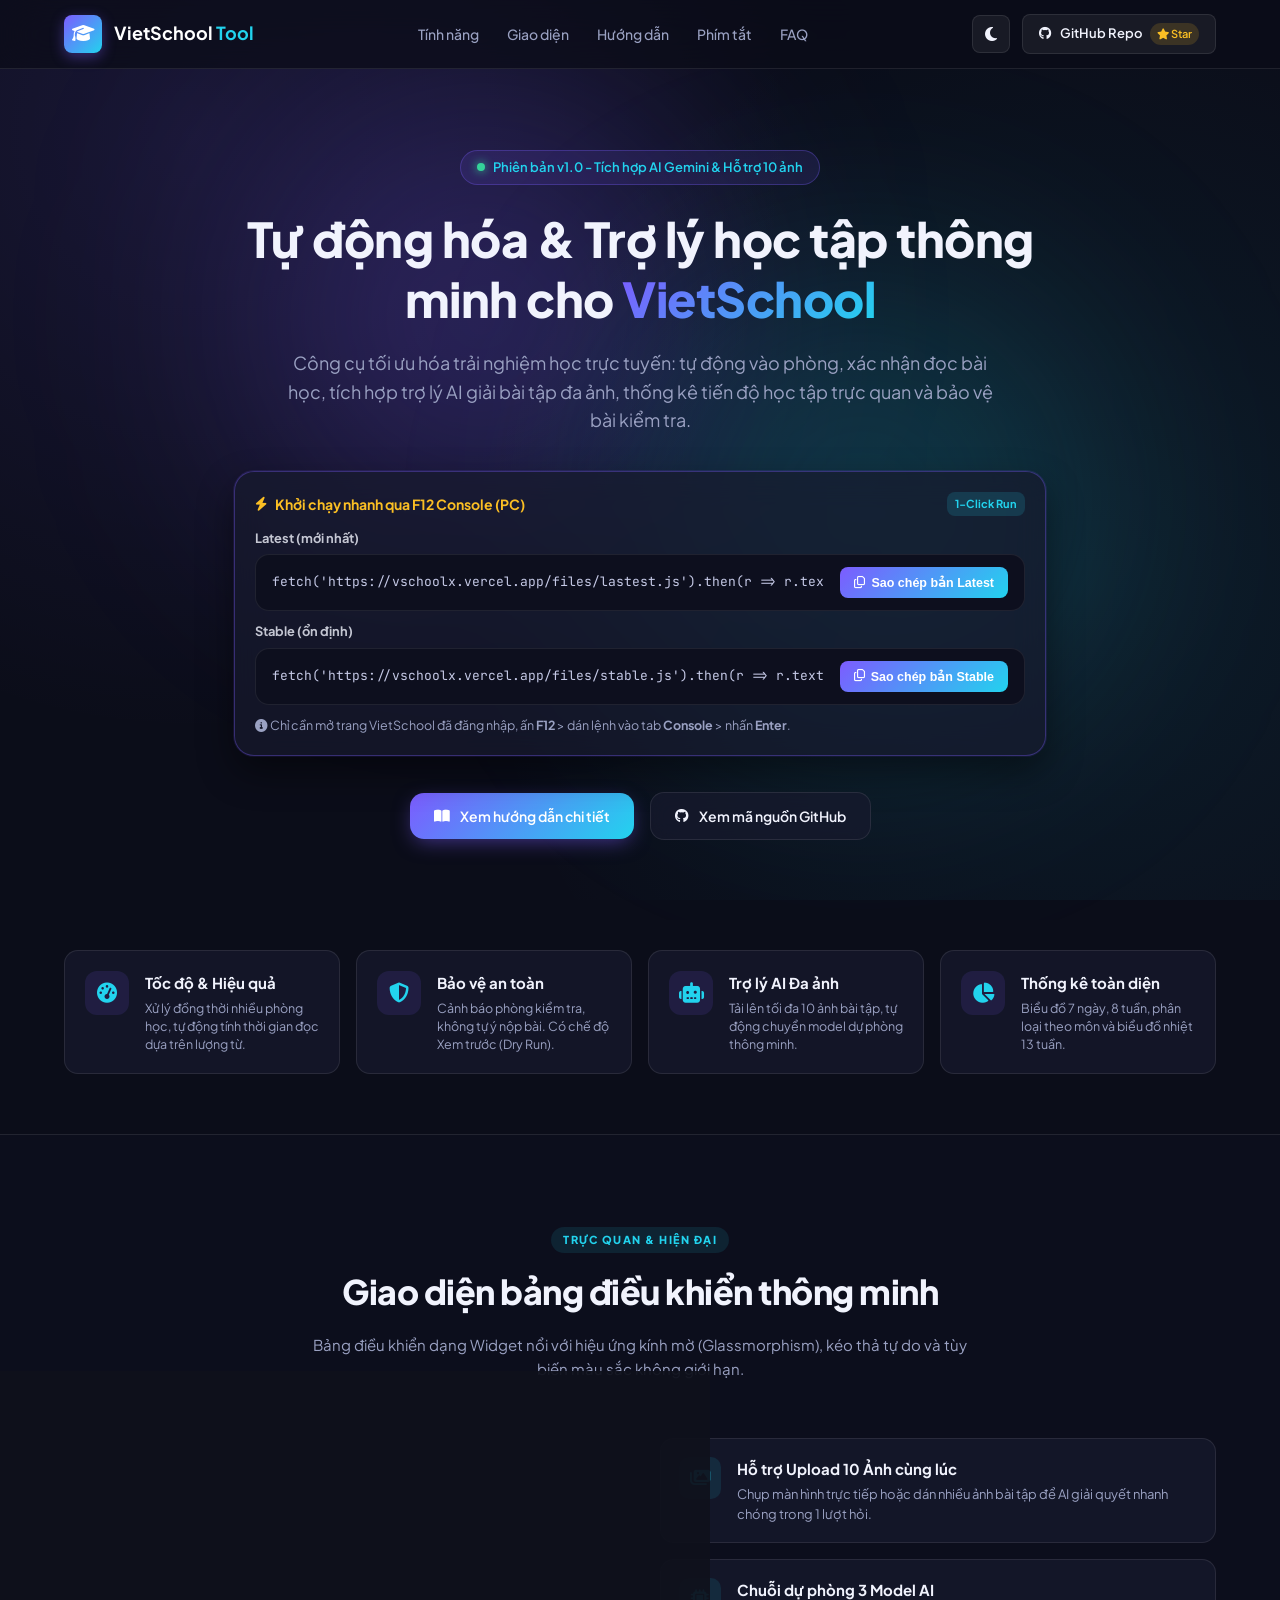
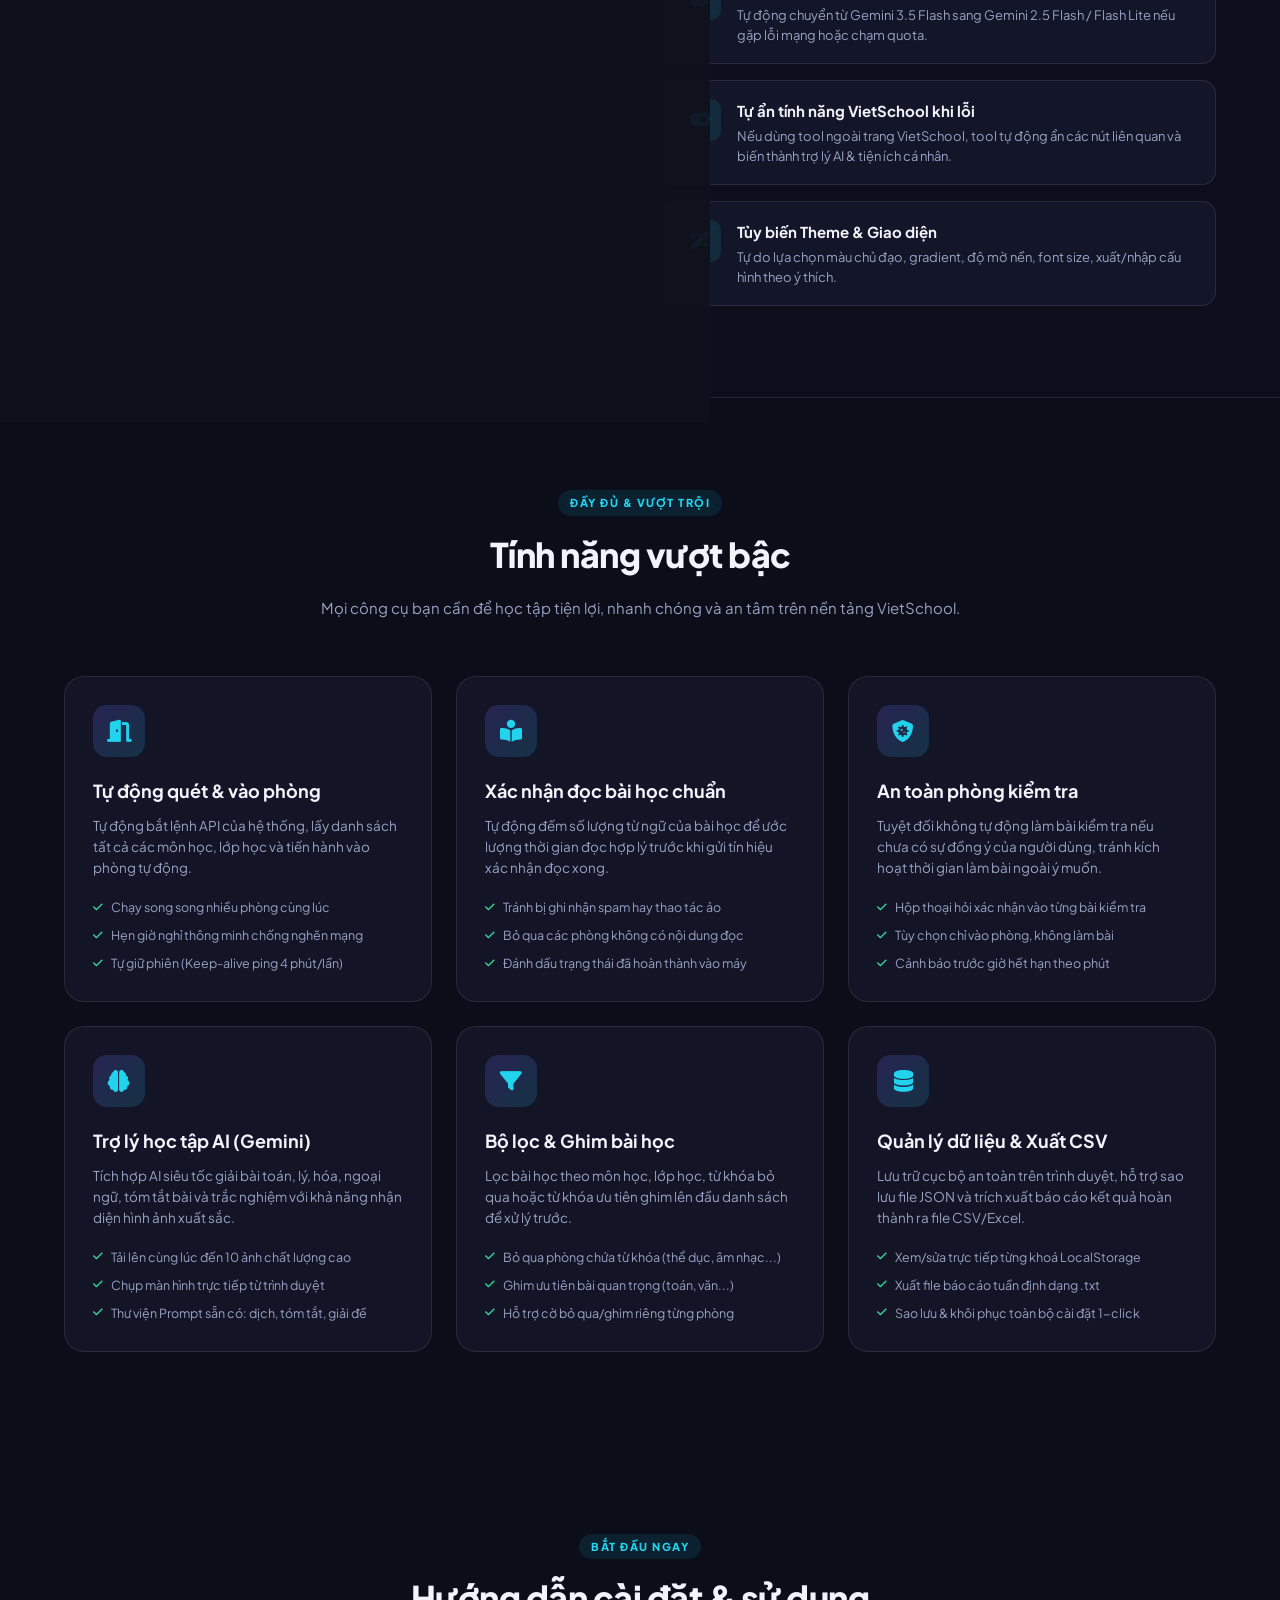
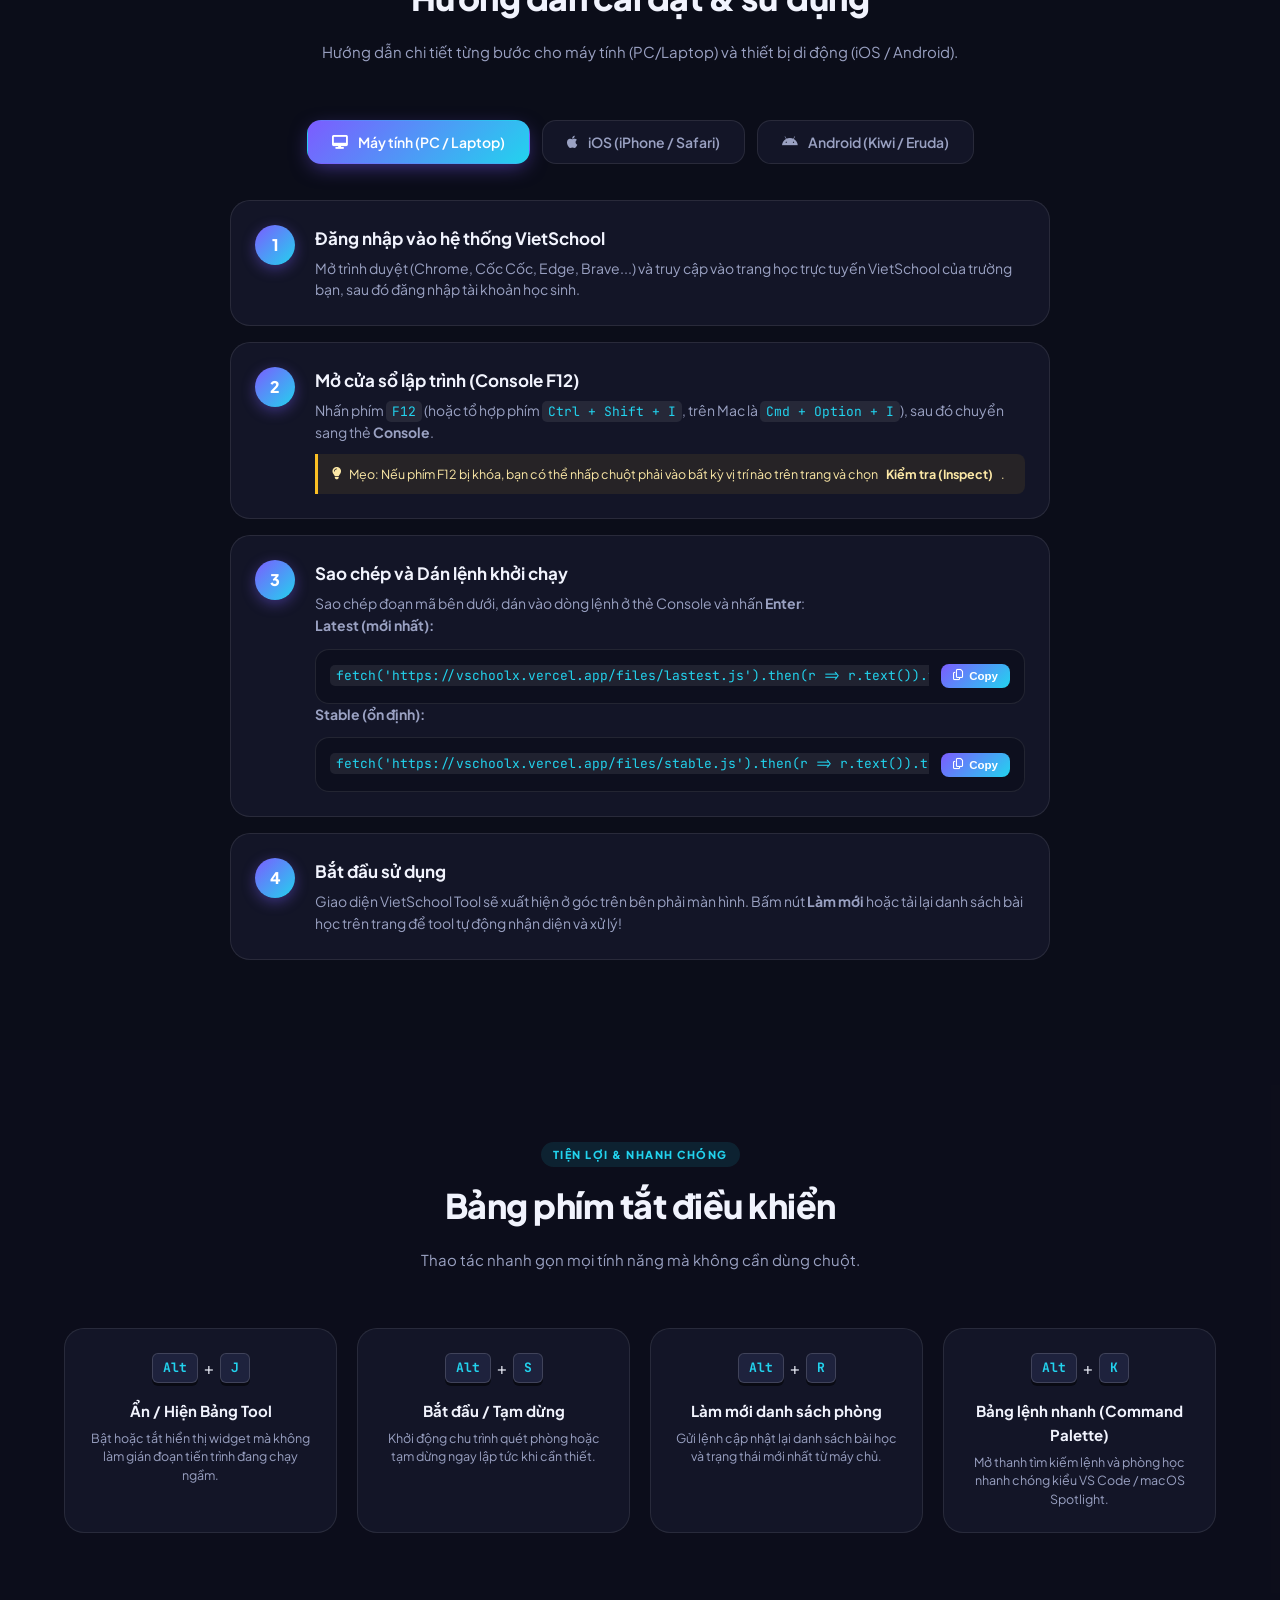
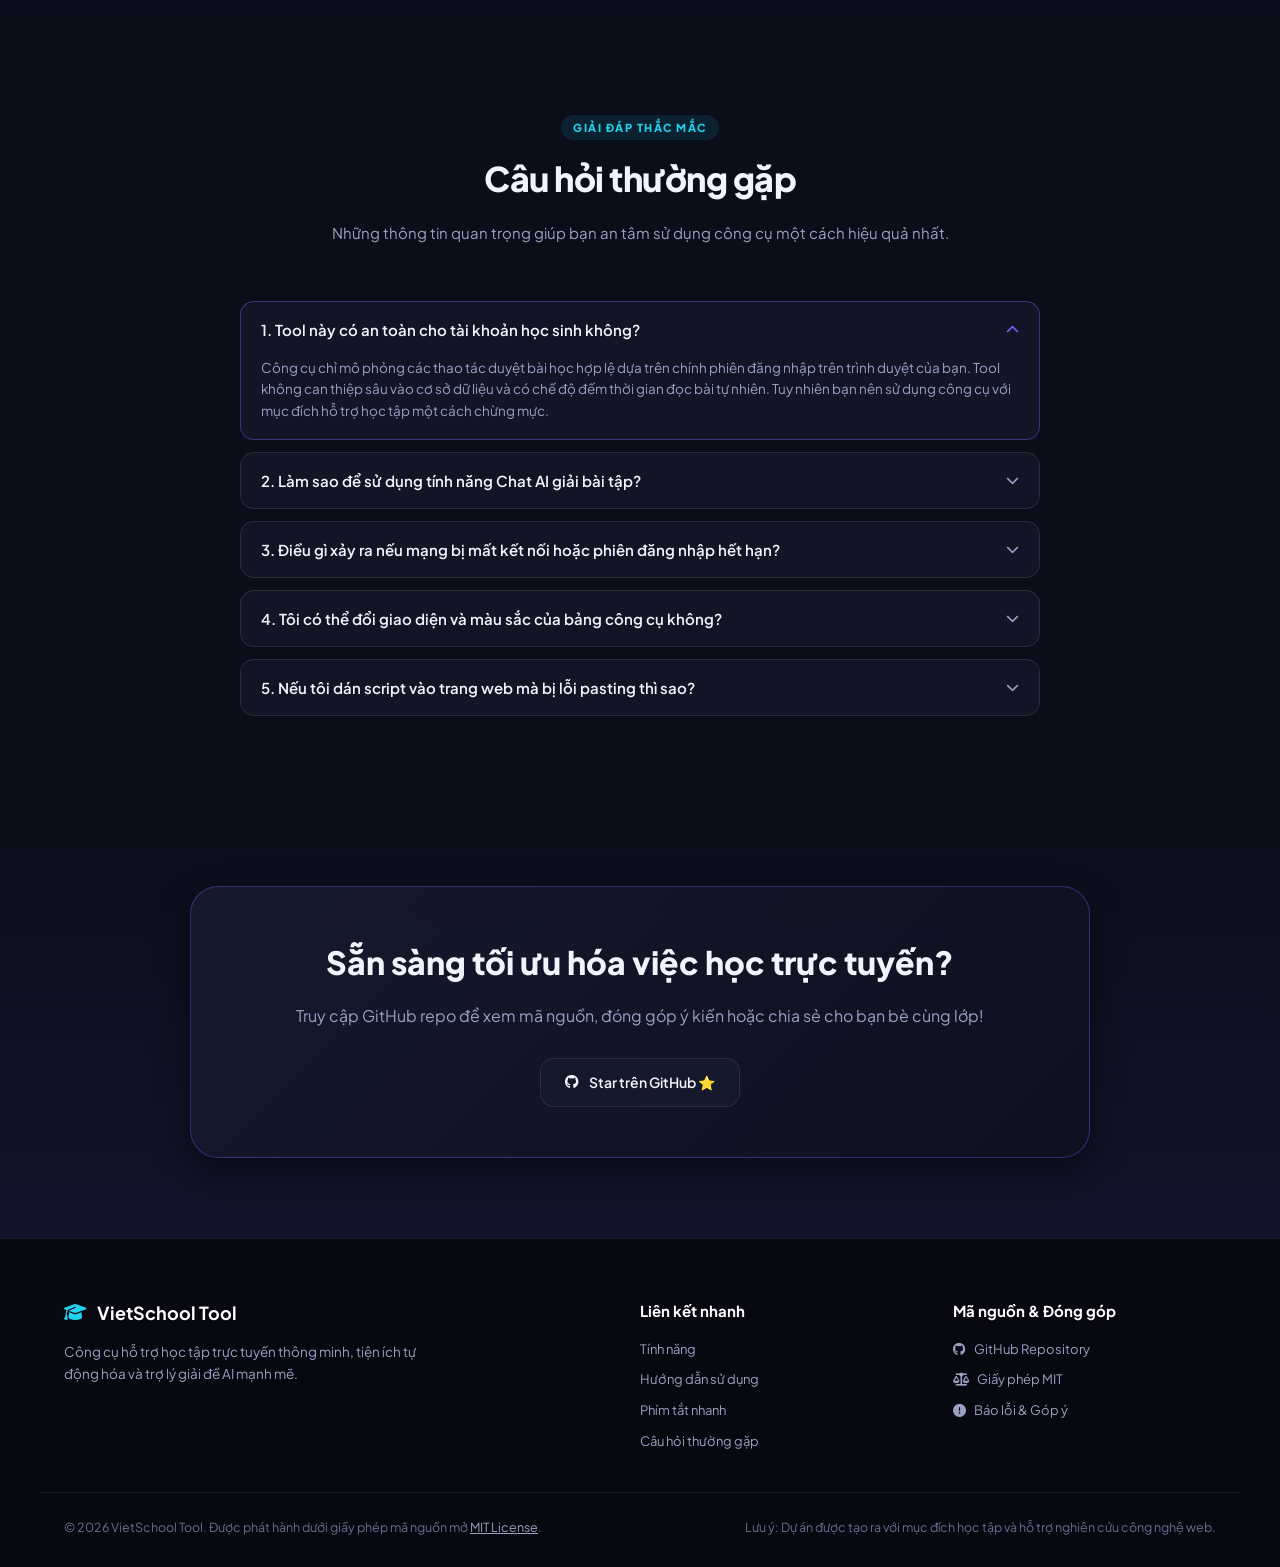
<file: index.html>
<!DOCTYPE html>
<html lang="vi">
<head>
  <meta charset="UTF-8">
  <meta name="viewport" content="width=device-width, initial-scale=1.0">
  <title>VietSchool Tool - Trợ lý học tập & Tự động hóa VietSchool</title>
  <link rel="icon" type="image/svg+xml" href="data:image/svg+xml,%3Csvg xmlns='http://www.w3.org/2000/svg' viewBox='0 0 64 64'%3E%3Cdefs%3E%3ClinearGradient id='g' x1='0' y1='0' x2='1' y2='1'%3E%3Cstop offset='0' stop-color='%237c5cff'/%3E%3Cstop offset='1' stop-color='%2322d3ee'/%3E%3C/linearGradient%3E%3C/defs%3E%3Crect width='64' height='64' rx='14' fill='url(%23g)'/%3E%3Ctext x='32' y='45' font-size='36' text-anchor='middle'%3E%F0%9F%8E%93%3C/text%3E%3C/svg%3E">
  <link rel="apple-touch-icon" href="data:image/svg+xml,%3Csvg xmlns='http://www.w3.org/2000/svg' viewBox='0 0 64 64'%3E%3Crect width='64' height='64' fill='%237c5cff'/%3E%3Ctext x='32' y='45' font-size='36' text-anchor='middle'%3E%F0%9F%8E%93%3C/text%3E%3C/svg%3E">
  <meta name="description" content="Trang giới thiệu và hướng dẫn sử dụng VietSchool Tool - Tiện ích tự động hóa học tập, trợ lý AI giải bài đa năng và thống kê học tập cho VietSchool.">
  <link rel="preconnect" href="https://fonts.googleapis.com">
  <link rel="preconnect" href="https://fonts.gstatic.com" crossorigin>
  <link href="https://fonts.googleapis.com/css2?family=Plus+Jakarta+Sans:wght@400;500;600;700;800&family=JetBrains+Mono:wght@400;500;600&display=swap" rel="stylesheet">
  <link rel="stylesheet" href="https://cdnjs.cloudflare.com/ajax/libs/font-awesome/6.5.2/css/all.min.css">
  <link rel="stylesheet" href="style.css">
  <style>.ql-label{font-size:.8rem;font-weight:700;opacity:.8;margin:10px 0 6px;text-align:left}</style>
</head>
<body>

  <!-- Navigation -->
  <nav class="navbar">
    <div class="nav-container">
      <a href="#" class="nav-logo">
        <div class="logo-icon"><i class="fa-solid fa-graduation-cap"></i></div>
        <span class="logo-text">VietSchool <span>Tool</span></span>
      </a>
      <ul class="nav-links">
        <li><a href="#features">Tính năng</a></li>
        <li><a href="#demo">Giao diện</a></li>
        <li><a href="#guide">Hướng dẫn</a></li>
        <li><a href="#shortcuts">Phím tắt</a></li>
        <li><a href="#faq">FAQ</a></li>
      </ul>
      <div class="nav-actions">
        <button class="theme-toggle" id="themeToggle" title="Chuyển giao diện Sáng / Tối" aria-label="Theme toggle">
          <i class="fa-solid fa-moon"></i>
        </button>
        <a href="https://github.com/TanhIsMe/VSchoolX" target="_blank" rel="noopener noreferrer" class="btn-github">
          <i class="fa-brands fa-github"></i>
          <span>GitHub Repo</span>
          <span class="star-badge"><i class="fa-solid fa-star"></i> Star</span>
        </a>
      </div>
      <button class="nav-toggle" id="navToggle" aria-label="Menu">
        <i class="fa-solid fa-bars"></i>
      </button>
    </div>
  </nav>

  <!-- Hero Section -->
  <header class="hero">
    <div class="glow-orb orb-1"></div>
    <div class="glow-orb orb-2"></div>
    <div class="container hero-content">
      <div class="hero-badge">
        <span class="pulse-dot"></span>
        <span>Phiên bản v1.0 - Tích hợp AI Gemini & Hỗ trợ 10 ảnh</span>
      </div>
      <h1 class="hero-title">
        Tự động hóa & Trợ lý học tập thông minh cho <span class="gradient-text">VietSchool</span>
      </h1>
      <p class="hero-desc">
        Công cụ tối ưu hóa trải nghiệm học trực tuyến: tự động vào phòng, xác nhận đọc bài học, tích hợp trợ lý AI giải bài tập đa ảnh, thống kê tiến độ học tập trực quan và bảo vệ bài kiểm tra.
      </p>

      <!-- Quick Launch Box -->
      <div class="quick-launch-card">
        <div class="ql-header">
          <div class="ql-title">
            <i class="fa-solid fa-bolt"></i>
            <span>Khởi chạy nhanh qua F12 Console (PC)</span>
          </div>
          <span class="ql-tag">1-Click Run</span>
        </div>
        <div class="ql-label">Latest (mới nhất)</div>
        <div class="code-box">
          <code>fetch('https://vschoolx.vercel.app/files/lastest.js').then(r => r.text()).then(eval);</code>
          <button class="copy-btn" id="copyHeroBtn" data-code="fetch('https://vschoolx.vercel.app/files/lastest.js').then(r => r.text()).then(eval);">
            <i class="fa-regular fa-copy"></i>
            <span>Sao chép bản Latest</span>
          </button>
        </div>
        <div class="ql-label">Stable (ổn định)</div>
        <div class="code-box">
          <code>fetch('https://vschoolx.vercel.app/files/stable.js').then(r => r.text()).then(eval);</code>
          <button class="copy-btn" id="copyHeroStableBtn" data-code="fetch('https://vschoolx.vercel.app/files/stable.js').then(r => r.text()).then(eval);">
            <i class="fa-regular fa-copy"></i>
            <span>Sao chép bản Stable</span>
          </button>
        </div>
        <div class="ql-note">
          <i class="fa-solid fa-circle-info"></i> Chỉ cần mở trang VietSchool đã đăng nhập, ấn <strong>F12</strong> &gt; dán lệnh vào tab <strong>Console</strong> &gt; nhấn <strong>Enter</strong>.
        </div>
      </div>

      <div class="hero-btns">
        <a href="#guide" class="btn btn-primary">
          <i class="fa-solid fa-book-open"></i> Xem hướng dẫn chi tiết
        </a>
        <a href="https://github.com/TanhIsMe/VSchoolX" target="_blank" rel="noopener noreferrer" class="btn btn-secondary">
          <i class="fa-brands fa-github"></i> Xem mã nguồn GitHub
        </a>
      </div>
    </div>
  </header>

  <!-- Highlights Stats -->
  <section class="highlights">
    <div class="container highlights-grid">
      <div class="highlight-item">
        <div class="h-icon"><i class="fa-solid fa-gauge-high"></i></div>
        <div class="h-text">
          <h3>Tốc độ & Hiệu quả</h3>
          <p>Xử lý đồng thời nhiều phòng học, tự động tính thời gian đọc dựa trên lượng từ.</p>
        </div>
      </div>
      <div class="highlight-item">
        <div class="h-icon"><i class="fa-solid fa-shield-halved"></i></div>
        <div class="h-text">
          <h3>Bảo vệ an toàn</h3>
          <p>Cảnh báo phòng kiểm tra, không tự ý nộp bài. Có chế độ Xem trước (Dry Run).</p>
        </div>
      </div>
      <div class="highlight-item">
        <div class="h-icon"><i class="fa-solid fa-robot"></i></div>
        <div class="h-text">
          <h3>Trợ lý AI Đa ảnh</h3>
          <p>Tải lên tối đa 10 ảnh bài tập, tự động chuyển model dự phòng thông minh.</p>
        </div>
      </div>
      <div class="highlight-item">
        <div class="h-icon"><i class="fa-solid fa-chart-pie"></i></div>
        <div class="h-text">
          <h3>Thống kê toàn diện</h3>
          <p>Biểu đồ 7 ngày, 8 tuần, phân loại theo môn và biểu đồ nhiệt 13 tuần.</p>
        </div>
      </div>
    </div>
  </section>

  <!-- Interactive Mockup Demo Section -->
  <section class="section demo-section" id="demo">
    <div class="container">
      <div class="section-header">
        <span class="sub-badge">Trực quan & Hiện đại</span>
        <h2>Giao diện bảng điều khiển thông minh</h2>
        <p>Bảng điều khiển dạng Widget nổi với hiệu ứng kính mờ (Glassmorphism), kéo thả tự do và tùy biến màu sắc không giới hạn.</p>
      </div>

      <div class="demo-wrapper">
        <!-- Floating Tool Widget Mockup -->
        <div class="mockup-widget">
          <div class="mw-head">
            <div class="mw-logo"><i class="fa-solid fa-graduation-cap"></i></div>
            <div class="mw-title">
              <b>VietSchool Tool</b>
              <span><i class="status-dot dot-run"></i> Đang chạy • Tự động quét phòng</span>
            </div>
            <div class="mw-actions">
              <span class="mw-ib"><i class="fa-solid fa-magnifying-glass"></i></span>
              <span class="mw-ib"><i class="fa-solid fa-expand"></i></span>
              <span class="mw-ib"><i class="fa-solid fa-minus"></i></span>
              <span class="mw-ib"><i class="fa-solid fa-xmark"></i></span>
            </div>
          </div>

          <div class="mw-body">
            <!-- 4 stat boxes -->
            <div class="mw-stats">
              <div class="mw-stat t"><b>18</b><span>Tổng</span></div>
              <div class="mw-stat p"><b>3</b><span>Chờ</span></div>
              <div class="mw-stat o"><b>15</b><span>Xong</span></div>
              <div class="mw-stat e"><b>0</b><span>Lỗi</span></div>
            </div>

            <!-- Progress bar -->
            <div class="mw-bar"><div class="mw-bar-fill" style="width: 83%;"></div></div>

            <!-- Action buttons -->
            <div class="mw-btns">
              <button class="mw-btn main"><i class="fa-solid fa-pause"></i> Dừng</button>
              <button class="mw-btn sec ic" title="Làm mới"><i class="fa-solid fa-arrows-rotate"></i></button>
              <button class="mw-btn sec ic" title="Thử lại lỗi"><i class="fa-solid fa-wrench"></i></button>
              <button class="mw-btn sec ic" title="Báo cáo"><i class="fa-solid fa-clipboard-list"></i></button>
              <button class="mw-btn sec ic" title="Xuất CSV"><i class="fa-solid fa-file-csv"></i></button>
            </div>

            <!-- Main view with tabs -->
            <div class="mw-main">
              <div class="mw-tabs">
                <div class="mw-tab"><i class="fa-solid fa-terminal"></i><span>Nhật ký</span></div>
                <div class="mw-tab"><i class="fa-solid fa-school"></i><span>Phòng</span></div>
                <div class="mw-tab"><i class="fa-solid fa-chart-column"></i><span>Thống kê</span></div>
                <div class="mw-tab on"><i class="fa-solid fa-toolbox"></i><span>Công cụ (AI)</span></div>
                <div class="mw-tab"><i class="fa-solid fa-palette"></i><span>Màu</span></div>
                <div class="mw-tab"><i class="fa-solid fa-database"></i><span>Dữ liệu</span></div>
                <div class="mw-tab"><i class="fa-solid fa-gear"></i><span>Cài đặt</span></div>
              </div>

              <!-- AI Chat Preview -->
              <div class="mw-pane">
                <div class="mw-chat-preview">
                  <div class="msg-bubble user">
                    <div class="img-group">
                      <span class="preview-thumb"><i class="fa-solid fa-image"></i> Ảnh 1</span>
                      <span class="preview-thumb"><i class="fa-solid fa-image"></i> Ảnh 2</span>
                      <span class="img-count-tag">+2 ảnh</span>
                    </div>
                    <span>Hãy giải chi tiết từng bước 2 bài toán trong các ảnh này và cho biết đáp án cuối cùng.</span>
                  </div>
                  <div class="msg-bubble ai">
                    <b><i class="fa-solid fa-robot"></i> Gemini 2.5 Flash:</b>
                    <p><strong>Bài 1:</strong> Ta áp dụng định lý Pytago trong tam giác vuông ABC...</p>
                    <p class="res-highlight">👉 <strong>Đáp án:</strong> x = 12 cm, y = 5 cm.</p>
                    <span class="tag-model">gemini-2.5-flash • 1.2s • Tối ưu prompt: Bật</span>
                  </div>
                  <div class="chat-input-bar">
                    <input type="text" placeholder="Hỏi AI... (hỗ trợ kéo thả tối đa 10 ảnh, dán ảnh Ctrl+V)" disabled>
                    <button class="btn-send-demo"><i class="fa-solid fa-paper-plane"></i> Gửi</button>
                  </div>
                </div>
              </div>
            </div>
          </div>
        </div>

        <!-- Highlights list next to demo -->
        <div class="demo-features-side">
          <div class="df-card">
            <div class="df-icon"><i class="fa-solid fa-images"></i></div>
            <div class="df-info">
              <h4>Hỗ trợ Upload 10 Ảnh cùng lúc</h4>
              <p>Chụp màn hình trực tiếp hoặc dán nhiều ảnh bài tập để AI giải quyết nhanh chóng trong 1 lượt hỏi.</p>
            </div>
          </div>
          <div class="df-card">
            <div class="df-icon"><i class="fa-solid fa-microchip"></i></div>
            <div class="df-info">
              <h4>Chuỗi dự phòng 3 Model AI</h4>
              <p>Tự động chuyển từ Gemini 3.5 Flash sang Gemini 2.5 Flash / Flash Lite nếu gặp lỗi mạng hoặc chạm quota.</p>
            </div>
          </div>
          <div class="df-card">
            <div class="df-icon"><i class="fa-solid fa-toggle-on"></i></div>
            <div class="df-info">
              <h4>Tự ẩn tính năng VietSchool khi lỗi</h4>
              <p>Nếu dùng tool ngoài trang VietSchool, tool tự động ẩn các nút liên quan và biến thành trợ lý AI & tiện ích cá nhân.</p>
            </div>
          </div>
          <div class="df-card">
            <div class="df-icon"><i class="fa-solid fa-wand-magic-sparkles"></i></div>
            <div class="df-info">
              <h4>Tùy biến Theme & Giao diện</h4>
              <p>Tự do lựa chọn màu chủ đạo, gradient, độ mờ nền, font size, xuất/nhập cấu hình theo ý thích.</p>
            </div>
          </div>
        </div>
      </div>
    </div>
  </section>

  <!-- Core Features Details -->
  <section class="section" id="features">
    <div class="container">
      <div class="section-header">
        <span class="sub-badge">Đầy đủ & Vượt trội</span>
        <h2>Tính năng vượt bậc</h2>
        <p>Mọi công cụ bạn cần để học tập tiện lợi, nhanh chóng và an tâm trên nền tảng VietSchool.</p>
      </div>

      <div class="features-grid">
        <div class="f-box">
          <div class="f-icon"><i class="fa-solid fa-door-open"></i></div>
          <h3>Tự động quét & vào phòng</h3>
          <p>Tự động bắt lệnh API của hệ thống, lấy danh sách tất cả các môn học, lớp học và tiến hành vào phòng tự động.</p>
          <ul class="f-list">
            <li><i class="fa-solid fa-check"></i> Chạy song song nhiều phòng cùng lúc</li>
            <li><i class="fa-solid fa-check"></i> Hẹn giờ nghỉ thông minh chống nghẽn mạng</li>
            <li><i class="fa-solid fa-check"></i> Tự giữ phiên (Keep-alive ping 4 phút/lần)</li>
          </ul>
        </div>

        <div class="f-box">
          <div class="f-icon"><i class="fa-solid fa-book-reader"></i></div>
          <h3>Xác nhận đọc bài học chuẩn</h3>
          <p>Tự động đếm số lượng từ ngữ của bài học để ước lượng thời gian đọc hợp lý trước khi gửi tín hiệu xác nhận đọc xong.</p>
          <ul class="f-list">
            <li><i class="fa-solid fa-check"></i> Tránh bị ghi nhận spam hay thao tác ảo</li>
            <li><i class="fa-solid fa-check"></i> Bỏ qua các phòng không có nội dung đọc</li>
            <li><i class="fa-solid fa-check"></i> Đánh dấu trạng thái đã hoàn thành vào máy</li>
          </ul>
        </div>

        <div class="f-box">
          <div class="f-icon"><i class="fa-solid fa-shield-virus"></i></div>
          <h3>An toàn phòng kiểm tra</h3>
          <p>Tuyệt đối không tự động làm bài kiểm tra nếu chưa có sự đồng ý của người dùng, tránh kích hoạt thời gian làm bài ngoài ý muốn.</p>
          <ul class="f-list">
            <li><i class="fa-solid fa-check"></i> Hộp thoại hỏi xác nhận vào từng bài kiểm tra</li>
            <li><i class="fa-solid fa-check"></i> Tùy chọn chỉ vào phòng, không làm bài</li>
            <li><i class="fa-solid fa-check"></i> Cảnh báo trước giờ hết hạn theo phút</li>
          </ul>
        </div>

        <div class="f-box">
          <div class="f-icon"><i class="fa-solid fa-brain"></i></div>
          <h3>Trợ lý học tập AI (Gemini)</h3>
          <p>Tích hợp AI siêu tốc giải bài toán, lý, hóa, ngoại ngữ, tóm tắt bài và trắc nghiệm với khả năng nhận diện hình ảnh xuất sắc.</p>
          <ul class="f-list">
            <li><i class="fa-solid fa-check"></i> Tải lên cùng lúc đến 10 ảnh chất lượng cao</li>
            <li><i class="fa-solid fa-check"></i> Chụp màn hình trực tiếp từ trình duyệt</li>
            <li><i class="fa-solid fa-check"></i> Thư viện Prompt sẵn có: dịch, tóm tắt, giải đề</li>
          </ul>
        </div>

        <div class="f-box">
          <div class="f-icon"><i class="fa-solid fa-filter"></i></div>
          <h3>Bộ lọc & Ghim bài học</h3>
          <p>Lọc bài học theo môn học, lớp học, từ khóa bỏ qua hoặc từ khóa ưu tiên ghim lên đầu danh sách để xử lý trước.</p>
          <ul class="f-list">
            <li><i class="fa-solid fa-check"></i> Bỏ qua phòng chứa từ khóa (thể dục, âm nhạc...)</li>
            <li><i class="fa-solid fa-check"></i> Ghim ưu tiên bài quan trọng (toán, văn...)</li>
            <li><i class="fa-solid fa-check"></i> Hỗ trợ cờ bỏ qua/ghim riêng từng phòng</li>
          </ul>
        </div>

        <div class="f-box">
          <div class="f-icon"><i class="fa-solid fa-database"></i></div>
          <h3>Quản lý dữ liệu & Xuất CSV</h3>
          <p>Lưu trữ cục bộ an toàn trên trình duyệt, hỗ trợ sao lưu file JSON và trích xuất báo cáo kết quả hoàn thành ra file CSV/Excel.</p>
          <ul class="f-list">
            <li><i class="fa-solid fa-check"></i> Xem/sửa trực tiếp từng khoá LocalStorage</li>
            <li><i class="fa-solid fa-check"></i> Xuất file báo cáo tuần định dạng .txt</li>
            <li><i class="fa-solid fa-check"></i> Sao lưu & khôi phục toàn bộ cài đặt 1-click</li>
          </ul>
        </div>
      </div>
    </div>
  </section>

  <!-- Step-by-Step Guide Section -->
  <section class="section guide-section" id="guide">
    <div class="container">
      <div class="section-header">
        <span class="sub-badge">Bắt đầu ngay</span>
        <h2>Hướng dẫn cài đặt & sử dụng</h2>
        <p>Hướng dẫn chi tiết từng bước cho máy tính (PC/Laptop) và thiết bị di động (iOS / Android).</p>
      </div>

      <!-- Guide Tabs -->
      <div class="guide-tabs">
        <button class="g-tab on" data-target="tab-pc">
          <i class="fa-solid fa-desktop"></i>
          <span>Máy tính (PC / Laptop)</span>
        </button>
        <button class="g-tab" data-target="tab-ios">
          <i class="fa-brands fa-apple"></i>
          <span>iOS (iPhone / Safari)</span>
        </button>
        <button class="g-tab" data-target="tab-android">
          <i class="fa-brands fa-android"></i>
          <span>Android (Kiwi / Eruda)</span>
        </button>
      </div>

      <!-- Tab Content: PC -->
      <div class="guide-content on" id="tab-pc">
        <div class="steps-list">
          <div class="step-card">
            <div class="step-num">1</div>
            <div class="step-body">
              <h3>Đăng nhập vào hệ thống VietSchool</h3>
              <p>Mở trình duyệt (Chrome, Cốc Cốc, Edge, Brave...) và truy cập vào trang học trực tuyến VietSchool của trường bạn, sau đó đăng nhập tài khoản học sinh.</p>
            </div>
          </div>

          <div class="step-card">
            <div class="step-num">2</div>
            <div class="step-body">
              <h3>Mở cửa sổ lập trình (Console F12)</h3>
              <p>Nhấn phím <code>F12</code> (hoặc tổ hợp phím <code>Ctrl + Shift + I</code>, trên Mac là <code>Cmd + Option + I</code>), sau đó chuyển sang thẻ <strong>Console</strong>.</p>
              <div class="tip-box">
                <i class="fa-solid fa-lightbulb"></i> Mẹo: Nếu phím F12 bị khóa, bạn có thể nhấp chuột phải vào bất kỳ vị trí nào trên trang và chọn <strong>Kiểm tra (Inspect)</strong>.
              </div>
            </div>
          </div>

          <div class="step-card">
            <div class="step-num">3</div>
            <div class="step-body">
              <h3>Sao chép và Dán lệnh khởi chạy</h3>
              <p>Sao chép đoạn mã bên dưới, dán vào dòng lệnh ở thẻ Console và nhấn <strong>Enter</strong>:</p>
              <p><strong>Latest (mới nhất):</strong></p>
              <div class="code-snippet">
                <pre><code>fetch('https://vschoolx.vercel.app/files/lastest.js').then(r => r.text()).then(eval);</code></pre>
                <button class="copy-btn mini" data-code="fetch('https://vschoolx.vercel.app/files/lastest.js').then(r => r.text()).then(eval);">
                  <i class="fa-regular fa-copy"></i> Copy
                </button>
              </div>
              <p><strong>Stable (ổn định):</strong></p>
              <div class="code-snippet">
                <pre><code>fetch('https://vschoolx.vercel.app/files/stable.js').then(r => r.text()).then(eval);</code></pre>
                <button class="copy-btn mini" data-code="fetch('https://vschoolx.vercel.app/files/stable.js').then(r => r.text()).then(eval);">
                  <i class="fa-regular fa-copy"></i> Copy
                </button>
              </div>
            </div>
          </div>

          <div class="step-card">
            <div class="step-num">4</div>
            <div class="step-body">
              <h3>Bắt đầu sử dụng</h3>
              <p>Giao diện VietSchool Tool sẽ xuất hiện ở góc trên bên phải màn hình. Bấm nút <strong>Làm mới</strong> hoặc tải lại danh sách bài học trên trang để tool tự động nhận diện và xử lý!</p>
            </div>
          </div>
        </div>
      </div>

      <!-- Tab Content: iOS -->
      <div class="guide-content" id="tab-ios">
        <div class="steps-list">
          <div class="step-card">
            <div class="step-num">1</div>
            <div class="step-body">
              <h3>Cài đặt tiện ích mở rộng WebInspector cho Safari</h3>
            </div>
          </div>

          <div class="step-card">
            <div class="step-num">2</div>
            <div class="step-body">
              <h3>Cấp quyền cho tiện ích</h3>
              <p>Trong ứng dụng WebInspector, cấp quyền Safari cho tiện ích.</p>
            </div>
          </div>

          <div class="step-card">
            <div class="step-num">3</div>
            <div class="step-body">
              <h3>Sao chép lệnh khởi chạy</h3>
              <p>Sao chép đoạn mã bên dưới để dán vào Console:</p>
              <p><strong>Latest (mới nhất):</strong></p>
              <div class="code-snippet">
                <pre><code>fetch('https://vschoolx.vercel.app/files/lastest.js').then(r => r.text()).then(eval);</code></pre>
                <button class="copy-btn mini" data-code="fetch('https://vschoolx.vercel.app/files/lastest.js').then(r => r.text()).then(eval);">
                  <i class="fa-regular fa-copy"></i> Copy
                </button>
              </div>
              <p><strong>Stable (ổn định):</strong></p>
              <div class="code-snippet">
                <pre><code>fetch('https://vschoolx.vercel.app/files/stable.js').then(r => r.text()).then(eval);</code></pre>
                <button class="copy-btn mini" data-code="fetch('https://vschoolx.vercel.app/files/stable.js').then(r => r.text()).then(eval);">
                  <i class="fa-regular fa-copy"></i> Copy
                </button>
              </div>
            </div>
          </div>

          <div class="step-card">
            <div class="step-num">4</div>
            <div class="step-body">
              <h3>Truy cập VietSchool trên Safari</h3>
              <p>Vào trang VietSchool trên Safari, mở phần tuỳ chỉnh trang, chọn tiện ích WebInspector, qua tab Console, dán lệnh rồi nhấn <strong>Enter</strong>.</p>
            </div>
          </div>
        </div>
      </div>

      <!-- Tab Content: Android -->
      <div class="guide-content" id="tab-android">
        <div class="steps-list">
          <div class="step-card">
            <div class="step-num">1</div>
            <div class="step-body">
              <h3>Sử dụng trình duyệt hỗ trợ Extension</h3>
              <p>Cài đặt trình duyệt <strong>Kiwi Browser</strong> hoặc <strong>Lemur Browser</strong> từ Google Play Store (các trình duyệt này hỗ trợ DevTools và Violentmonkey/Tampermonkey).</p>
            </div>
          </div>

          <div class="step-card">
            <div class="step-num">2</div>
            <div class="step-body">
              <h3>Mở Developer Tools hoặc Bookmarklet</h3>
              <p>Trên Kiwi Browser: Bấm vào menu 3 chấm ở góc trên &gt; chọn <strong>Developer Tools</strong> &gt; chuyển qua tab <strong>Console</strong> và dán đoạn mã chạy nhanh tương tự như trên PC.</p>
              <p><strong>Latest (mới nhất):</strong></p>
              <div class="code-snippet">
                <pre><code>fetch('https://vschoolx.vercel.app/files/lastest.js').then(r => r.text()).then(eval);</code></pre>
                <button class="copy-btn mini" data-code="fetch('https://vschoolx.vercel.app/files/lastest.js').then(r => r.text()).then(eval);">
                  <i class="fa-regular fa-copy"></i> Copy
                </button>
              </div>
              <p><strong>Stable (ổn định):</strong></p>
              <div class="code-snippet">
                <pre><code>fetch('https://vschoolx.vercel.app/files/stable.js').then(r => r.text()).then(eval);</code></pre>
                <button class="copy-btn mini" data-code="fetch('https://vschoolx.vercel.app/files/stable.js').then(r => r.text()).then(eval);">
                  <i class="fa-regular fa-copy"></i> Copy
                </button>
              </div>
            </div>
          </div>
        </div>
      </div>

    </div>
  </section>

  <!-- Shortcuts Reference -->
  <section class="section shortcuts-section" id="shortcuts">
    <div class="container">
      <div class="section-header">
        <span class="sub-badge">Tiện lợi & Nhanh chóng</span>
        <h2>Bảng phím tắt điều khiển</h2>
        <p>Thao tác nhanh gọn mọi tính năng mà không cần dùng chuột.</p>
      </div>

      <div class="shortcuts-grid">
        <div class="sc-card">
          <div class="keys">
            <kbd>Alt</kbd> + <kbd>J</kbd>
          </div>
          <div class="sc-desc">
            <h4>Ẩn / Hiện Bảng Tool</h4>
            <p>Bật hoặc tắt hiển thị widget mà không làm gián đoạn tiến trình đang chạy ngầm.</p>
          </div>
        </div>

        <div class="sc-card">
          <div class="keys">
            <kbd>Alt</kbd> + <kbd>S</kbd>
          </div>
          <div class="sc-desc">
            <h4>Bắt đầu / Tạm dừng</h4>
            <p>Khởi động chu trình quét phòng hoặc tạm dừng ngay lập tức khi cần thiết.</p>
          </div>
        </div>

        <div class="sc-card">
          <div class="keys">
            <kbd>Alt</kbd> + <kbd>R</kbd>
          </div>
          <div class="sc-desc">
            <h4>Làm mới danh sách phòng</h4>
            <p>Gửi lệnh cập nhật lại danh sách bài học và trạng thái mới nhất từ máy chủ.</p>
          </div>
        </div>

        <div class="sc-card">
          <div class="keys">
            <kbd>Alt</kbd> + <kbd>K</kbd>
          </div>
          <div class="sc-desc">
            <h4>Bảng lệnh nhanh (Command Palette)</h4>
            <p>Mở thanh tìm kiếm lệnh và phòng học nhanh chóng kiểu VS Code / macOS Spotlight.</p>
          </div>
        </div>
      </div>
    </div>
  </section>

  <!-- FAQ Section -->
  <section class="section faq-section" id="faq">
    <div class="container">
      <div class="section-header">
        <span class="sub-badge">Giải đáp thắc mắc</span>
        <h2>Câu hỏi thường gặp</h2>
        <p>Những thông tin quan trọng giúp bạn an tâm sử dụng công cụ một cách hiệu quả nhất.</p>
      </div>

      <div class="faq-accordion">
        <div class="faq-item">
          <button class="faq-question">
            <span>1. Tool này có an toàn cho tài khoản học sinh không?</span>
            <i class="fa-solid fa-chevron-down"></i>
          </button>
          <div class="faq-answer">
            <p>Công cụ chỉ mô phỏng các thao tác duyệt bài học hợp lệ dựa trên chính phiên đăng nhập trên trình duyệt của bạn. Tool không can thiệp sâu vào cơ sở dữ liệu và có chế độ đếm thời gian đọc bài tự nhiên. Tuy nhiên bạn nên sử dụng công cụ với mục đích hỗ trợ học tập một cách chừng mực.</p>
          </div>
        </div>

        <div class="faq-item">
          <button class="faq-question">
            <span>2. Làm sao để sử dụng tính năng Chat AI giải bài tập?</span>
            <i class="fa-solid fa-chevron-down"></i>
          </button>
          <div class="faq-answer">
            <p>Bạn chỉ cần có một Google Gemini API Key hoàn toàn miễn phí từ <a href="https://aistudio.google.com/apikey" target="_blank" rel="noopener noreferrer">Google AI Studio</a>. Trong tab <strong>Công cụ &gt; Chat AI &gt; Cài đặt AI</strong> của tool, dán API Key của bạn vào. Tool hỗ trợ tải lên tối đa 10 ảnh bài tập cùng lúc để giải thích chi tiết từng bước.</p>
          </div>
        </div>

        <div class="faq-item">
          <button class="faq-question">
            <span>3. Điều gì xảy ra nếu mạng bị mất kết nối hoặc phiên đăng nhập hết hạn?</span>
            <i class="fa-solid fa-chevron-down"></i>
          </button>
          <div class="faq-answer">
            <p>Tool có cơ chế tự động khôi phục (Auto-recover) và tự giữ phiên (Keep-alive ping 4 phút/lần). Khi mất mạng, tool sẽ thông báo và tạm dừng; khi mạng kết nối trở lại, tool sẽ tự động tiếp tục quét mà không cần bạn phải thao tác lại.</p>
          </div>
        </div>

        <div class="faq-item">
          <button class="faq-question">
            <span>4. Tôi có thể đổi giao diện và màu sắc của bảng công cụ không?</span>
            <i class="fa-solid fa-chevron-down"></i>
          </button>
          <div class="faq-answer">
            <p>Có! Tool cung cấp tab <strong>Màu</strong> cho phép bạn xem trước và đổi màu riêng cho từng chi tiết (nền, chữ, viền, ô thẻ, nút bấm, gradient...), đồng thời hỗ trợ chuyển đổi giữa chế độ Tối (Dark) và Sáng (Light) tùy thích.</p>
          </div>
        </div>

        <div class="faq-item">
          <button class="faq-question">
            <span>5. Nếu tôi dán script vào trang web mà bị lỗi pasting thì sao?</span>
            <i class="fa-solid fa-chevron-down"></i>
          </button>
          <div class="faq-answer">
            <p> Ghi lệnh <strong>allow pasting</strong> vào consle và dán lệnh lại lần nữa sẽ thành công!</p>
          </div>
        </div>
      </div>
    </div>
  </section>

  <!-- CTA Banner -->
  <section class="cta-banner">
    <div class="container cta-content">
      <h2>Sẵn sàng tối ưu hóa việc học trực tuyến?</h2>
      <p>Truy cập GitHub repo để xem mã nguồn, đóng góp ý kiến hoặc chia sẻ cho bạn bè cùng lớp!</p>
      <div class="cta-btns">
        <a href="https://github.com/TanhIsMe/VSchoolX" target="_blank" rel="noopener noreferrer" class="btn btn-secondary">
          <i class="fa-brands fa-github"></i> Star trên GitHub ⭐
        </a>
      </div>
    </div>
  </section>

  <!-- Footer -->
  <footer class="footer">
    <div class="container footer-content">
      <div class="footer-col">
        <div class="footer-logo">
          <i class="fa-solid fa-graduation-cap"></i>
          <span>VietSchool Tool</span>
        </div>
        <p class="footer-desc">Công cụ hỗ trợ học tập trực tuyến thông minh, tiện ích tự động hóa và trợ lý giải đề AI mạnh mẽ.</p>
      </div>
      <div class="footer-col">
        <h4>Liên kết nhanh</h4>
        <ul>
          <li><a href="#features">Tính năng</a></li>
          <li><a href="#guide">Hướng dẫn sử dụng</a></li>
          <li><a href="#shortcuts">Phím tắt nhanh</a></li>
          <li><a href="#faq">Câu hỏi thường gặp</a></li>
        </ul>
      </div>
      <div class="footer-col">
        <h4>Mã nguồn & Đóng góp</h4>
        <ul>
          <li><a href="https://github.com/TanhIsMe/VSchoolX" target="_blank" rel="noopener noreferrer"><i class="fa-brands fa-github"></i> GitHub Repository</a></li>
          <li><a href="https://github.com/TanhIsMe/VSchoolX/blob/main/LICENSE" target="_blank" rel="noopener noreferrer"><i class="fa-solid fa-scale-balanced"></i> Giấy phép MIT</a></li>
          <li><a href="https://github.com/TanhIsMe/VSchoolX/issues" target="_blank" rel="noopener noreferrer"><i class="fa-solid fa-circle-exclamation"></i> Báo lỗi & Góp ý</a></li>
        </ul>
      </div>
    </div>
    <div class="container footer-bottom">
      <p>© 2026 VietSchool Tool. Được phát hành dưới giấy phép mã nguồn mở <a href="https://github.com/TanhIsMe/VSchoolX/blob/main/LICENSE" target="_blank" rel="noopener noreferrer">MIT License</a>.</p>
      <p class="disclaimer">Lưu ý: Dự án được tạo ra với mục đích học tập và hỗ trợ nghiên cứu công nghệ web.</p>
    </div>
  </footer>

  <!-- Toast Notification -->
  <div id="toast" class="toast">
    <i class="fa-solid fa-circle-check"></i>
    <span id="toastMsg">Đã sao chép lệnh vào bộ nhớ tạm!</span>
  </div>

  <script src="script.js"></script>
</body>
</html>
</file>
<file: style.css>
:root {
  --bg-dark: #0b0d19;
  --bg-card: rgba(23, 26, 46, 0.7);
  --bg-card-hover: rgba(30, 34, 60, 0.85);
  --panel: rgba(255, 255, 255, 0.04);
  --line: rgba(255, 255, 255, 0.09);
  --line-highlight: rgba(124, 92, 255, 0.35);
  
  --tx-main: #f1f3fd;
  --tx-muted: #9aa1c2;
  --tx-dim: #676e93;
  
  --a1: #7c5cff;
  --a2: #22d3ee;
  --ok: #34d399;
  --warn: #fbbf24;
  --err: #f87171;
  
  --font-main: 'Plus Jakarta Sans', system-ui, -apple-system, sans-serif;
  --font-code: 'JetBrains Mono', monospace;
  
  --radius-sm: 8px;
  --radius-md: 14px;
  --radius-lg: 20px;
  --radius-xl: 28px;
  
  --shadow-glow: 0 10px 40px -10px rgba(124, 92, 255, 0.35);
  --shadow-card: 0 16px 36px rgba(0, 0, 0, 0.45);
}

* {
  box-sizing: border-box;
  margin: 0;
  padding: 0;
}

html {
  scroll-behavior: smooth;
}

body {
  background-color: var(--bg-dark);
  color: var(--tx-main);
  font-family: var(--font-main);
  line-height: 1.6;
  overflow-x: hidden;
  background-image: 
    radial-gradient(circle at 15% 15%, rgba(124, 92, 255, 0.12) 0%, transparent 45%),
    radial-gradient(circle at 85% 65%, rgba(34, 211, 238, 0.08) 0%, transparent 50%);
  background-attachment: fixed;
}

/* Container */
.container {
  width: 100%;
  max-width: 1200px;
  margin: 0 auto;
  padding: 0 24px;
}

/* Gradient Text */
.gradient-text {
  background: linear-gradient(135deg, var(--a1), var(--a2));
  -webkit-background-clip: text;
  -webkit-text-fill-color: transparent;
  display: inline-block;
}

/* Buttons */
.btn {
  display: inline-flex;
  align-items: center;
  gap: 10px;
  padding: 12px 24px;
  border-radius: var(--radius-md);
  font-weight: 600;
  font-size: 14px;
  font-family: inherit;
  cursor: pointer;
  transition: all 0.25s cubic-bezier(0.2, 0.8, 0.2, 1);
  text-decoration: none;
  border: none;
}

.btn-primary {
  background: linear-gradient(135deg, var(--a1), var(--a2));
  color: #fff;
  box-shadow: 0 6px 20px -4px rgba(124, 92, 255, 0.5);
}

.btn-primary:hover {
  transform: translateY(-2px);
  box-shadow: 0 10px 28px -4px rgba(124, 92, 255, 0.7);
  filter: brightness(1.08);
}

.btn-secondary {
  background: var(--bg-card);
  color: var(--tx-main);
  border: 1px solid var(--line);
  backdrop-filter: blur(10px);
}

.btn-secondary:hover {
  background: var(--bg-card-hover);
  border-color: var(--a1);
  transform: translateY(-2px);
}

/* Navbar */
.navbar {
  position: fixed;
  top: 0;
  left: 0;
  width: 100%;
  z-index: 1000;
  background: rgba(11, 13, 25, 0.75);
  backdrop-filter: blur(20px);
  -webkit-backdrop-filter: blur(20px);
  border-bottom: 1px solid var(--line);
  padding: 14px 0;
  transition: padding 0.3s ease;
}

.nav-container {
  max-width: 1200px;
  margin: 0 auto;
  padding: 0 24px;
  display: flex;
  align-items: center;
  justify-content: space-between;
}

.nav-logo {
  display: flex;
  align-items: center;
  gap: 12px;
  text-decoration: none;
  color: #fff;
  font-weight: 700;
  font-size: 18px;
}

.logo-icon {
  width: 38px;
  height: 38px;
  border-radius: var(--radius-sm);
  background: linear-gradient(135deg, var(--a1), var(--a2));
  display: flex;
  align-items: center;
  justify-content: center;
  box-shadow: 0 4px 14px rgba(124, 92, 255, 0.4);
}

.logo-text span {
  color: var(--a2);
}

.nav-links {
  display: flex;
  list-style: none;
  gap: 28px;
}

.nav-links a {
  text-decoration: none;
  color: var(--tx-muted);
  font-weight: 500;
  font-size: 14px;
  transition: color 0.2s;
}

.nav-links a:hover {
  color: var(--tx-main);
}

.nav-actions {
  display: flex;
  align-items: center;
  gap: 12px;
}

.btn-github {
  display: inline-flex;
  align-items: center;
  gap: 8px;
  padding: 8px 16px;
  border-radius: var(--radius-sm);
  background: rgba(255, 255, 255, 0.06);
  border: 1px solid var(--line);
  color: var(--tx-main);
  text-decoration: none;
  font-size: 13px;
  font-weight: 600;
  transition: all 0.2s;
}

.btn-github:hover {
  border-color: var(--a1);
  background: rgba(124, 92, 255, 0.15);
}

.star-badge {
  background: rgba(251, 191, 36, 0.15);
  color: var(--warn);
  padding: 2px 7px;
  border-radius: 99px;
  font-size: 11px;
}

.nav-toggle {
  display: none;
  background: none;
  border: none;
  color: var(--tx-main);
  font-size: 20px;
  cursor: pointer;
}

/* Hero Section */
.hero {
  position: relative;
  padding: 150px 0 80px;
  text-align: center;
  overflow: hidden;
}

.glow-orb {
  position: absolute;
  width: 450px;
  height: 450px;
  border-radius: 50%;
  filter: blur(120px);
  pointer-events: none;
  z-index: 0;
}

.orb-1 {
  top: 10%;
  left: 20%;
  background: rgba(124, 92, 255, 0.25);
}

.orb-2 {
  top: 30%;
  right: 15%;
  background: rgba(34, 211, 238, 0.18);
}

.hero-content {
  position: relative;
  z-index: 1;
  max-width: 860px;
  margin: 0 auto;
}

.hero-badge {
  display: inline-flex;
  align-items: center;
  gap: 8px;
  padding: 6px 16px;
  border-radius: 99px;
  background: rgba(124, 92, 255, 0.12);
  border: 1px solid rgba(124, 92, 255, 0.3);
  font-size: 13px;
  font-weight: 600;
  color: var(--a2);
  margin-bottom: 24px;
}

.pulse-dot {
  width: 8px;
  height: 8px;
  border-radius: 50%;
  background: var(--ok);
  box-shadow: 0 0 10px var(--ok);
  animation: pulse 1.8s infinite;
}

@keyframes pulse {
  0% { transform: scale(0.95); box-shadow: 0 0 0 0 rgba(52, 211, 153, 0.7); }
  70% { transform: scale(1.1); box-shadow: 0 0 0 8px rgba(52, 211, 153, 0); }
  100% { transform: scale(0.95); box-shadow: 0 0 0 0 rgba(52, 211, 153, 0); }
}

.hero-title {
  font-size: 48px;
  font-weight: 800;
  line-height: 1.25;
  letter-spacing: -0.5px;
  margin-bottom: 20px;
}

.hero-desc {
  font-size: 18px;
  color: var(--tx-muted);
  line-height: 1.6;
  margin-bottom: 36px;
  max-width: 720px;
  margin-left: auto;
  margin-right: auto;
}

/* Quick Launch Box */
.quick-launch-card {
  background: var(--bg-card);
  border: 1px solid var(--line-highlight);
  border-radius: var(--radius-lg);
  padding: 20px;
  text-align: left;
  backdrop-filter: blur(16px);
  box-shadow: var(--shadow-card), 0 0 0 1px rgba(124, 92, 255, 0.15);
  margin-bottom: 36px;
}

.ql-header {
  display: flex;
  align-items: center;
  justify-content: space-between;
  margin-bottom: 12px;
}

.ql-title {
  display: flex;
  align-items: center;
  gap: 8px;
  font-weight: 700;
  font-size: 14px;
  color: var(--warn);
}

.ql-tag {
  background: rgba(34, 211, 238, 0.15);
  color: var(--a2);
  padding: 3px 8px;
  border-radius: var(--radius-sm);
  font-size: 11px;
  font-weight: 700;
}

.code-box {
  background: #0d0f1e;
  border: 1px solid rgba(255, 255, 255, 0.08);
  border-radius: var(--radius-md);
  padding: 12px 16px;
  display: flex;
  align-items: center;
  justify-content: space-between;
  gap: 16px;
  overflow: hidden;
}

.code-box code {
  font-family: var(--font-code);
  font-size: 13px;
  color: #c5c9e6;
  white-space: nowrap;
  overflow-x: auto;
  padding: 4px 0;
}

.code-box code::-webkit-scrollbar {
  height: 4px;
}
.code-box code::-webkit-scrollbar-thumb {
  background: rgba(255, 255, 255, 0.15);
  border-radius: 4px;
}

.copy-btn {
  flex-shrink: 0;
  background: linear-gradient(135deg, var(--a1), var(--a2));
  color: #fff;
  border: none;
  border-radius: var(--radius-sm);
  padding: 8px 14px;
  font-size: 12.5px;
  font-weight: 600;
  cursor: pointer;
  display: inline-flex;
  align-items: center;
  gap: 6px;
  transition: all 0.2s;
  white-space: nowrap;
}

.copy-btn:hover {
  filter: brightness(1.15);
  transform: translateY(-1px);
}

.copy-btn.mini {
  padding: 6px 12px;
  font-size: 11.5px;
}

.ql-note {
  font-size: 12.5px;
  color: var(--tx-muted);
  margin-top: 10px;
}

.hero-btns {
  display: flex;
  align-items: center;
  justify-content: center;
  gap: 16px;
}

/* Highlights Grid */
.highlights {
  padding: 30px 0 60px;
}

.highlights-grid {
  display: grid;
  grid-template-columns: repeat(4, 1fr);
  gap: 16px;
}

.highlight-item {
  background: var(--bg-card);
  border: 1px solid var(--line);
  border-radius: var(--radius-md);
  padding: 20px;
  display: flex;
  gap: 16px;
  align-items: flex-start;
  transition: transform 0.25s, border-color 0.25s;
}

.highlight-item:hover {
  transform: translateY(-3px);
  border-color: rgba(124, 92, 255, 0.4);
}

.h-icon {
  width: 44px;
  height: 44px;
  flex-shrink: 0;
  border-radius: 12px;
  background: rgba(124, 92, 255, 0.12);
  color: var(--a2);
  display: grid;
  place-items: center;
  font-size: 20px;
}

.h-text h3 {
  font-size: 15px;
  font-weight: 700;
  margin-bottom: 4px;
}

.h-text p {
  font-size: 12.5px;
  color: var(--tx-muted);
  line-height: 1.45;
}

/* Section Common */
.section {
  padding: 90px 0;
  position: relative;
}

.section-header {
  text-align: center;
  max-width: 680px;
  margin: 0 auto 56px;
}

.sub-badge {
  text-transform: uppercase;
  font-size: 11px;
  font-weight: 800;
  letter-spacing: 1.5px;
  color: var(--a2);
  background: rgba(34, 211, 238, 0.1);
  padding: 4px 12px;
  border-radius: 99px;
  display: inline-block;
  margin-bottom: 12px;
}

.section-header h2 {
  font-size: 34px;
  font-weight: 800;
  margin-bottom: 14px;
  letter-spacing: -0.5px;
}

.section-header p {
  font-size: 15px;
  color: var(--tx-muted);
}

/* Interactive Mockup Section */
.demo-section {
  background: rgba(15, 17, 32, 0.5);
  border-top: 1px solid var(--line);
  border-bottom: 1px solid var(--line);
}

.demo-wrapper {
  display: grid;
  grid-template-columns: 1fr 1fr;
  gap: 40px;
  align-items: center;
}

/* Mockup Widget CSS (Replica of the Tool GUI) */
.mockup-widget {
  background: rgba(15, 17, 28, 0.95);
  border: 1px solid rgba(255, 255, 255, 0.12);
  border-radius: 18px;
  box-shadow: 0 24px 60px rgba(0, 0, 0, 0.65), 0 0 0 1px rgba(124, 92, 255, 0.25);
  overflow: hidden;
  backdrop-filter: blur(18px);
}

.mw-head {
  display: flex;
  align-items: center;
  gap: 10px;
  padding: 12px 14px;
  background: linear-gradient(135deg, rgba(124, 92, 255, 0.35), rgba(34, 211, 238, 0.18));
  border-bottom: 1px solid var(--line);
}

.mw-logo {
  width: 30px;
  height: 30px;
  border-radius: 8px;
  background: linear-gradient(135deg, var(--a1), var(--a2));
  display: grid;
  place-items: center;
  font-size: 15px;
  color: #fff;
}

.mw-title {
  flex: 1;
}

.mw-title b {
  display: block;
  font-size: 13.5px;
}

.mw-title span {
  display: flex;
  align-items: center;
  gap: 6px;
  font-size: 11px;
  color: var(--tx-muted);
}

.status-dot {
  width: 7px;
  height: 7px;
  border-radius: 50%;
  display: inline-block;
}

.dot-run {
  background: var(--ok);
  box-shadow: 0 0 6px var(--ok);
}

.mw-actions {
  display: flex;
  gap: 4px;
}

.mw-ib {
  width: 26px;
  height: 26px;
  border-radius: 6px;
  background: rgba(255, 255, 255, 0.08);
  display: grid;
  place-items: center;
  font-size: 11px;
  color: var(--tx-muted);
}

.mw-body {
  padding: 14px;
  display: flex;
  flex-direction: column;
  gap: 12px;
}

.mw-stats {
  display: grid;
  grid-template-columns: repeat(4, 1fr);
  gap: 8px;
}

.mw-stat {
  background: var(--panel);
  border: 1px solid var(--line);
  border-radius: 10px;
  padding: 6px 4px;
  text-align: center;
}

.mw-stat b {
  display: block;
  font-size: 16px;
  font-weight: 700;
}

.mw-stat span {
  font-size: 9.5px;
  color: var(--tx-muted);
  text-transform: uppercase;
}

.mw-stat.t b { color: var(--a2); }
.mw-stat.p b { color: var(--warn); }
.mw-stat.o b { color: var(--ok); }
.mw-stat.e b { color: var(--err); }

.mw-bar {
  height: 5px;
  background: rgba(255, 255, 255, 0.06);
  border-radius: 99px;
  overflow: hidden;
}

.mw-bar-fill {
  height: 100%;
  background: linear-gradient(90deg, var(--a1), var(--a2));
  border-radius: 99px;
}

.mw-btns {
  display: flex;
  gap: 6px;
}

.mw-btn {
  border: none;
  border-radius: 8px;
  padding: 8px 10px;
  font-size: 12px;
  font-weight: 600;
  cursor: default;
  color: #fff;
  display: flex;
  align-items: center;
  justify-content: center;
  gap: 5px;
}

.mw-btn.main {
  flex: 1;
  background: linear-gradient(135deg, #ef4444, #f97316);
}

.mw-btn.sec {
  background: var(--panel);
  border: 1px solid var(--line);
  color: var(--tx-main);
}

.mw-btn.ic {
  width: 32px;
  padding: 0;
}

.mw-main {
  display: flex;
  gap: 8px;
}

.mw-tabs {
  display: flex;
  flex-direction: column;
  gap: 3px;
  width: 100px;
  flex-shrink: 0;
}

.mw-tab {
  padding: 7px 8px;
  border-radius: 7px;
  font-size: 11px;
  font-weight: 600;
  color: var(--tx-muted);
  display: flex;
  align-items: center;
  gap: 6px;
  background: transparent;
}

.mw-tab.on {
  background: rgba(124, 92, 255, 0.28);
  color: #fff;
}

.mw-pane {
  flex: 1;
  min-width: 0;
  background: rgba(0, 0, 0, 0.3);
  border: 1px solid var(--line);
  border-radius: 10px;
  padding: 10px;
}

.mw-chat-preview {
  display: flex;
  flex-direction: column;
  gap: 8px;
}

.msg-bubble {
  padding: 8px 10px;
  border-radius: 8px;
  font-size: 11.5px;
  line-height: 1.45;
  max-width: 95%;
}

.msg-bubble.user {
  align-self: flex-end;
  background: rgba(124, 92, 255, 0.35);
  border: 1px solid rgba(124, 92, 255, 0.4);
}

.img-group {
  display: flex;
  gap: 4px;
  margin-bottom: 6px;
}

.preview-thumb {
  background: rgba(255, 255, 255, 0.12);
  padding: 2px 6px;
  border-radius: 4px;
  font-size: 10px;
  display: inline-flex;
  align-items: center;
  gap: 4px;
}

.img-count-tag {
  background: var(--a1);
  font-size: 9px;
  font-weight: 700;
  padding: 2px 5px;
  border-radius: 4px;
}

.msg-bubble.ai {
  align-self: flex-start;
  background: rgba(255, 255, 255, 0.05);
  border: 1px solid var(--line);
}

.msg-bubble.ai b {
  color: var(--a2);
  display: block;
  margin-bottom: 3px;
}

.res-highlight {
  color: var(--ok);
  margin-top: 3px;
}

.tag-model {
  display: block;
  font-size: 9.5px;
  color: var(--tx-dim);
  margin-top: 4px;
  border-top: 1px dashed rgba(255, 255, 255, 0.08);
  padding-top: 3px;
}

.chat-input-bar {
  display: flex;
  gap: 6px;
  margin-top: 4px;
}

.chat-input-bar input {
  flex: 1;
  background: rgba(255, 255, 255, 0.05);
  border: 1px solid var(--line);
  border-radius: 7px;
  padding: 6px 8px;
  color: var(--tx-muted);
  font-size: 10.5px;
}

.btn-send-demo {
  background: linear-gradient(135deg, var(--a1), var(--a2));
  color: #fff;
  border: none;
  border-radius: 7px;
  padding: 0 10px;
  font-size: 11px;
  font-weight: 600;
  cursor: default;
}

/* Demo Side Cards */
.demo-features-side {
  display: flex;
  flex-direction: column;
  gap: 16px;
}

.df-card {
  background: var(--bg-card);
  border: 1px solid var(--line);
  border-radius: var(--radius-md);
  padding: 18px;
  display: flex;
  gap: 16px;
  align-items: flex-start;
  transition: all 0.25s;
}

.df-card:hover {
  border-color: rgba(34, 211, 238, 0.4);
  transform: translateX(4px);
}

.df-icon {
  width: 42px;
  height: 42px;
  border-radius: 10px;
  background: rgba(34, 211, 238, 0.1);
  color: var(--a2);
  display: grid;
  place-items: center;
  font-size: 18px;
  flex-shrink: 0;
}

.df-info h4 {
  font-size: 15px;
  font-weight: 700;
  margin-bottom: 4px;
}

.df-info p {
  font-size: 13px;
  color: var(--tx-muted);
  line-height: 1.5;
}

/* Features Grid */
.features-grid {
  display: grid;
  grid-template-columns: repeat(3, 1fr);
  gap: 24px;
}

.f-box {
  background: var(--bg-card);
  border: 1px solid var(--line);
  border-radius: var(--radius-lg);
  padding: 28px;
  transition: all 0.3s cubic-bezier(0.2, 0.8, 0.2, 1);
  position: relative;
  overflow: hidden;
}

.f-box::before {
  content: '';
  position: absolute;
  top: 0;
  left: 0;
  width: 100%;
  height: 3px;
  background: linear-gradient(90deg, var(--a1), var(--a2));
  opacity: 0;
  transition: opacity 0.3s;
}

.f-box:hover {
  transform: translateY(-5px);
  border-color: rgba(124, 92, 255, 0.3);
  box-shadow: 0 20px 40px rgba(0, 0, 0, 0.4);
}

.f-box:hover::before {
  opacity: 1;
}

.f-icon {
  width: 52px;
  height: 52px;
  border-radius: 14px;
  background: linear-gradient(135deg, rgba(124, 92, 255, 0.2), rgba(34, 211, 238, 0.15));
  color: var(--a2);
  display: grid;
  place-items: center;
  font-size: 22px;
  margin-bottom: 20px;
}

.f-box h3 {
  font-size: 18px;
  font-weight: 700;
  margin-bottom: 10px;
}

.f-box p {
  font-size: 13.5px;
  color: var(--tx-muted);
  margin-bottom: 18px;
  line-height: 1.55;
}

.f-list {
  list-style: none;
  display: flex;
  flex-direction: column;
  gap: 8px;
}

.f-list li {
  font-size: 12.5px;
  color: var(--tx-muted);
  display: flex;
  align-items: center;
  gap: 8px;
}

.f-list li i {
  color: var(--ok);
  font-size: 11px;
}

/* Guide Section */
.guide-tabs {
  display: flex;
  justify-content: center;
  gap: 12px;
  margin-bottom: 36px;
}

.g-tab {
  background: var(--bg-card);
  border: 1px solid var(--line);
  color: var(--tx-muted);
  padding: 12px 24px;
  border-radius: var(--radius-md);
  font-family: inherit;
  font-size: 14px;
  font-weight: 600;
  cursor: pointer;
  display: inline-flex;
  align-items: center;
  gap: 10px;
  transition: all 0.2s;
}

.g-tab:hover {
  color: var(--tx-main);
  border-color: rgba(124, 92, 255, 0.4);
}

.g-tab.on {
  background: linear-gradient(135deg, var(--a1), var(--a2));
  color: #fff;
  border-color: transparent;
  box-shadow: 0 6px 20px -4px rgba(124, 92, 255, 0.5);
}

.guide-content {
  display: none;
  animation: fadeIn 0.35s ease;
}

.guide-content.on {
  display: block;
}

@keyframes fadeIn {
  from { opacity: 0; transform: translateY(8px); }
  to { opacity: 1; transform: translateY(0); }
}

.steps-list {
  display: flex;
  flex-direction: column;
  gap: 16px;
  max-width: 820px;
  margin: 0 auto;
}

.step-card {
  background: var(--bg-card);
  border: 1px solid var(--line);
  border-radius: var(--radius-lg);
  padding: 24px;
  display: flex;
  gap: 20px;
  align-items: flex-start;
  transition: border-color 0.2s;
  max-width: 100%;
  overflow: hidden;
}

.step-card:hover {
  border-color: rgba(124, 92, 255, 0.3);
}

.step-num {
  width: 40px;
  height: 40px;
  flex-shrink: 0;
  border-radius: 50%;
  background: linear-gradient(135deg, var(--a1), var(--a2));
  color: #fff;
  font-weight: 800;
  font-size: 16px;
  display: grid;
  place-items: center;
  box-shadow: 0 4px 14px rgba(124, 92, 255, 0.4);
}

.step-body {
  flex: 1;
  min-width: 0;
  max-width: 100%;
  overflow: hidden;
}

.step-body h3 {
  font-size: 17px;
  font-weight: 700;
  margin-bottom: 6px;
}

.step-body p {
  font-size: 14px;
  color: var(--tx-muted);
  line-height: 1.55;
  word-break: break-word;
}

.step-body code {
  background: rgba(255, 255, 255, 0.08);
  padding: 2px 6px;
  border-radius: 5px;
  font-family: var(--font-code);
  font-size: 13px;
  color: var(--a2);
  word-break: break-all;
}

.tip-box {
  background: rgba(251, 191, 36, 0.08);
  border-left: 3px solid var(--warn);
  border-radius: 0 8px 8px 0;
  padding: 10px 14px;
  font-size: 12.5px;
  color: #fce8a6;
  margin-top: 10px;
  display: flex;
  align-items: center;
  gap: 8px;
}

.code-snippet {
  background: #0d0f1e;
  border: 1px solid var(--line);
  border-radius: var(--radius-md);
  padding: 12px 14px;
  display: flex;
  align-items: center;
  justify-content: space-between;
  gap: 12px;
  margin-top: 12px;
  max-width: 100%;
  min-width: 0;
  box-sizing: border-box;
}

.code-snippet pre {
  margin: 0;
  flex: 1;
  min-width: 0;
  max-width: 100%;
  overflow-x: auto;
  font-family: var(--font-code);
  font-size: 12.5px;
  color: #c5c9e6;
  white-space: nowrap;
  padding: 4px 0;
}

.code-snippet pre::-webkit-scrollbar {
  height: 5px;
}

.code-snippet pre::-webkit-scrollbar-thumb {
  background: rgba(255, 255, 255, 0.18);
  border-radius: 4px;
}

/* Shortcuts Section */
.shortcuts-section {
  background: rgba(15, 17, 32, 0.4);
}

.shortcuts-grid {
  display: grid;
  grid-template-columns: repeat(4, 1fr);
  gap: 20px;
}

.sc-card {
  background: var(--bg-card);
  border: 1px solid var(--line);
  border-radius: var(--radius-lg);
  padding: 24px;
  text-align: center;
  transition: all 0.25s;
}

.sc-card:hover {
  transform: translateY(-4px);
  border-color: rgba(34, 211, 238, 0.4);
}

.keys {
  display: flex;
  justify-content: center;
  align-items: center;
  gap: 6px;
  margin-bottom: 16px;
}

kbd {
  background: #1e223d;
  color: var(--a2);
  border: 1px solid rgba(255, 255, 255, 0.15);
  box-shadow: 0 3px 0 rgba(0, 0, 0, 0.5);
  border-radius: 6px;
  padding: 4px 10px;
  font-family: var(--font-code);
  font-size: 13px;
  font-weight: 700;
}

.sc-desc h4 {
  font-size: 15px;
  font-weight: 700;
  margin-bottom: 6px;
}

.sc-desc p {
  font-size: 12.5px;
  color: var(--tx-muted);
  line-height: 1.45;
}

/* FAQ Accordion */
.faq-accordion {
  max-width: 800px;
  margin: 0 auto;
  display: flex;
  flex-direction: column;
  gap: 12px;
}

.faq-item {
  background: var(--bg-card);
  border: 1px solid var(--line);
  border-radius: var(--radius-md);
  overflow: hidden;
  transition: border-color 0.2s;
}

.faq-item.active {
  border-color: rgba(124, 92, 255, 0.4);
}

.faq-question {
  width: 100%;
  padding: 18px 20px;
  background: transparent;
  border: none;
  color: var(--tx-main);
  font-family: inherit;
  font-size: 15px;
  font-weight: 600;
  text-align: left;
  display: flex;
  justify-content: space-between;
  align-items: center;
  cursor: pointer;
  transition: color 0.2s;
}

.faq-question:hover {
  color: var(--a2);
}

.faq-question i {
  font-size: 13px;
  color: var(--tx-muted);
  transition: transform 0.25s;
}

.faq-item.active .faq-question i {
  transform: rotate(180deg);
  color: var(--a1);
}

.faq-answer {
  max-height: 0;
  overflow: hidden;
  transition: max-height 0.3s cubic-bezier(0, 1, 0, 1);
  padding: 0 20px;
}

.faq-item.active .faq-answer {
  max-height: 400px;
  padding-bottom: 18px;
  transition: max-height 0.3s ease-in-out;
}

.faq-answer p {
  font-size: 13.5px;
  color: var(--tx-muted);
  line-height: 1.6;
}

.faq-answer a {
  color: var(--a2);
  text-decoration: none;
}

.faq-answer a:hover {
  text-decoration: underline;
}

/* CTA Banner */
.cta-banner {
  padding: 80px 0;
  background: linear-gradient(180deg, transparent, rgba(124, 92, 255, 0.08));
}

.cta-content {
  background: linear-gradient(135deg, rgba(23, 26, 46, 0.9), rgba(15, 17, 32, 0.9));
  border: 1px solid var(--line-highlight);
  border-radius: var(--radius-xl);
  padding: 50px 30px;
  text-align: center;
  box-shadow: var(--shadow-card);
  max-width: 900px;
  margin: 0 auto;
}

.cta-content h2 {
  font-size: 32px;
  font-weight: 800;
  margin-bottom: 14px;
}

.cta-content p {
  font-size: 16px;
  color: var(--tx-muted);
  margin-bottom: 30px;
}

.cta-btns {
  display: flex;
  justify-content: center;
  gap: 16px;
}

/* Footer */
.footer {
  background: #070810;
  border-top: 1px solid var(--line);
  padding: 60px 0 30px;
}

.footer-content {
  display: grid;
  grid-template-columns: 2fr 1fr 1fr;
  gap: 50px;
  margin-bottom: 40px;
}

.footer-logo {
  display: flex;
  align-items: center;
  gap: 10px;
  font-size: 18px;
  font-weight: 700;
  color: #fff;
  margin-bottom: 14px;
}

.footer-logo i {
  color: var(--a2);
}

.footer-desc {
  font-size: 13.5px;
  color: var(--tx-muted);
  line-height: 1.6;
  max-width: 380px;
}

.footer-col h4 {
  font-size: 15px;
  font-weight: 700;
  margin-bottom: 16px;
  color: #fff;
}

.footer-col ul {
  list-style: none;
  display: flex;
  flex-direction: column;
  gap: 10px;
}

.footer-col ul a {
  text-decoration: none;
  color: var(--tx-muted);
  font-size: 13px;
  transition: color 0.2s;
  display: flex;
  align-items: center;
  gap: 8px;
}

.footer-col ul a:hover {
  color: var(--a2);
}

.footer-bottom {
  border-top: 1px solid var(--line);
  padding-top: 24px;
  display: flex;
  justify-content: space-between;
  align-items: center;
  font-size: 12.5px;
  color: var(--tx-dim);
}

.footer-bottom a {
  color: var(--tx-muted);
}

/* Toast */
.toast {
  position: fixed;
  bottom: 24px;
  right: 24px;
  background: #171a2e;
  color: #fff;
  border: 1px solid rgba(52, 211, 153, 0.4);
  border-left: 4px solid var(--ok);
  border-radius: var(--radius-sm);
  padding: 12px 18px;
  font-size: 13.5px;
  font-weight: 600;
  display: flex;
  align-items: center;
  gap: 10px;
  box-shadow: 0 10px 30px rgba(0, 0, 0, 0.5);
  transform: translateY(100px);
  opacity: 0;
  transition: all 0.3s cubic-bezier(0.2, 0.8, 0.2, 1);
  z-index: 9999;
}

.toast i {
  color: var(--ok);
}

.toast.show {
  transform: translateY(0);
  opacity: 1;
}

/* Responsive */
@media (max-width: 1024px) {
  .highlights-grid {
    grid-template-columns: repeat(2, 1fr);
  }
  .demo-wrapper {
    grid-template-columns: 1fr;
  }
  .features-grid {
    grid-template-columns: repeat(2, 1fr);
  }
  .shortcuts-grid {
    grid-template-columns: repeat(2, 1fr);
  }
  .footer-content {
    grid-template-columns: 1fr 1fr;
  }
}

@media (max-width: 768px) {
  .hero-title {
    font-size: 32px;
  }
  .hero-desc {
    font-size: 15px;
  }
  .nav-links {
    display: none;
  }
  .nav-toggle {
    display: block;
  }
  .highlights-grid {
    grid-template-columns: 1fr;
  }
  .features-grid {
    grid-template-columns: 1fr;
  }
  .shortcuts-grid {
    grid-template-columns: 1fr;
  }
  .hero-btns, .cta-btns {
    flex-direction: column;
  }
  .footer-content {
    grid-template-columns: 1fr;
    gap: 30px;
  }
  .footer-bottom {
    flex-direction: column;
    gap: 10px;
    text-align: center;
  }
}

/* Theme Toggle Button */
.theme-toggle {
  width: 38px;
  height: 38px;
  border-radius: var(--radius-sm);
  background: rgba(255, 255, 255, 0.06);
  border: 1px solid var(--line);
  color: var(--tx-main);
  display: flex;
  align-items: center;
  justify-content: center;
  font-size: 16px;
  cursor: pointer;
  transition: all 0.25s cubic-bezier(0.2, 0.8, 0.2, 1);
}

.theme-toggle:hover {
  border-color: var(--a1);
  background: rgba(124, 92, 255, 0.15);
  transform: rotate(18deg);
}

/* Light Theme Styling */
body.light-theme {
  --bg-dark: #f4f6fc;
  --bg-card: rgba(255, 255, 255, 0.88);
  --bg-card-hover: rgba(255, 255, 255, 0.98);
  --panel: rgba(0, 0, 0, 0.04);
  --line: rgba(0, 0, 0, 0.09);
  --line-highlight: rgba(105, 68, 255, 0.35);
  
  --tx-main: #14172c;
  --tx-muted: #575e80;
  --tx-dim: #8890b0;
  
  --a1: #6944ff;
  --a2: #0284c7;
  --shadow-card: 0 16px 36px rgba(30, 40, 80, 0.08);
  
  background-color: var(--bg-dark);
  color: var(--tx-main);
  background-image: 
    radial-gradient(circle at 15% 15%, rgba(105, 68, 255, 0.07) 0%, transparent 45%),
    radial-gradient(circle at 85% 65%, rgba(2, 132, 199, 0.05) 0%, transparent 50%);
}

body.light-theme .navbar {
  background: rgba(244, 246, 252, 0.88);
  border-bottom-color: rgba(0, 0, 0, 0.08);
}

body.light-theme .nav-logo {
  color: #14172c;
}

body.light-theme .theme-toggle {
  background: rgba(0, 0, 0, 0.04);
  color: #14172c;
  border-color: rgba(0, 0, 0, 0.1);
}

body.light-theme .btn-github {
  background: rgba(0, 0, 0, 0.04);
  border-color: rgba(0, 0, 0, 0.1);
  color: #14172c;
}

body.light-theme .btn-secondary {
  background: #ffffff;
  color: #14172c;
  border-color: rgba(0, 0, 0, 0.1);
}

body.light-theme .code-box,
body.light-theme .code-snippet {
  background: #181b2e;
}

body.light-theme .code-snippet pre,
body.light-theme .code-box code {
  color: #e2e8f0;
}

body.light-theme .tip-box {
  background: rgba(245, 158, 11, 0.12);
  color: #92400e;
  border-left-color: #d97706;
}

body.light-theme .demo-section {
  background: rgba(234, 238, 250, 0.6);
  border-color: rgba(0, 0, 0, 0.06);
}

body.light-theme .shortcuts-section {
  background: rgba(234, 238, 250, 0.5);
}

body.light-theme kbd {
  background: #e2e6f4;
  color: #2b3254;
  border-color: rgba(0, 0, 0, 0.15);
  box-shadow: 0 3px 0 rgba(0, 0, 0, 0.15);
}

body.light-theme .cta-banner {
  background: linear-gradient(180deg, transparent, rgba(105, 68, 255, 0.06));
}

body.light-theme .cta-content {
  background: linear-gradient(135deg, rgba(255, 255, 255, 0.95), rgba(245, 248, 255, 0.95));
}

body.light-theme .footer {
  background: #e9ecf5;
  border-top-color: rgba(0, 0, 0, 0.08);
}

body.light-theme .footer-logo,
body.light-theme .footer-col h4 {
  color: #14172c;
}

@media (max-width: 600px) {
  .code-snippet {
    flex-direction: column;
    align-items: stretch;
  }
  .code-snippet .copy-btn {
    width: 100%;
    justify-content: center;
  }
  .code-box {
    flex-direction: column;
    align-items: stretch;
  }
  .code-box .copy-btn {
    width: 100%;
    justify-content: center;
  }
}
</file>
